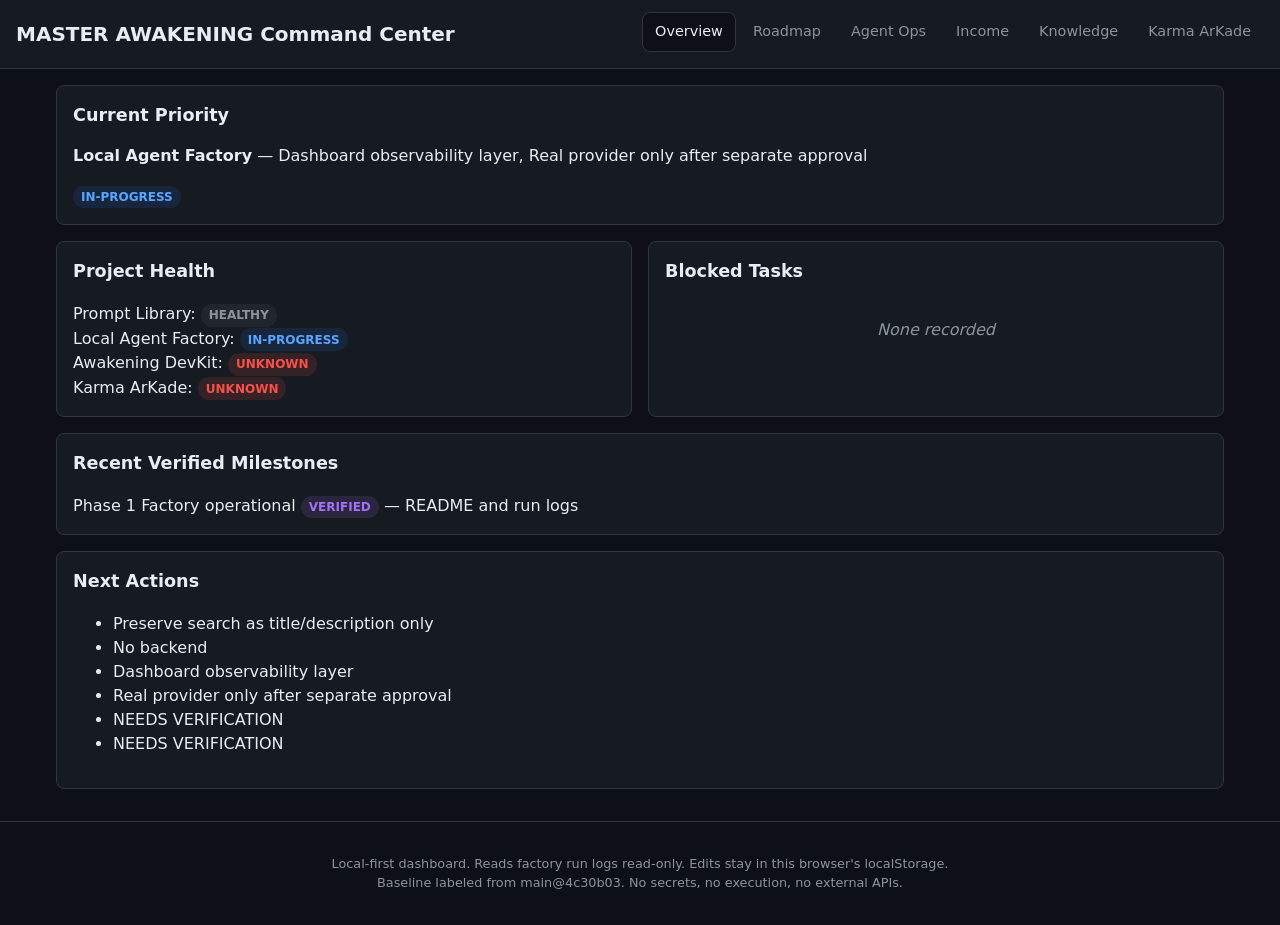
<file: dashboard/index.html>
<!DOCTYPE html>
<html lang="en">
<head>
  <meta charset="UTF-8">
  <meta name="viewport" content="width=device-width, initial-scale=1.0">
  <title>MASTER AWAKENING — Command Center</title>
  <link rel="stylesheet" href="styles.css">
</head>
<body>
  <header>
    <h1>MASTER AWAKENING Command Center</h1>
    <nav>
      <button data-section="overview" class="active" onclick="showSection('overview')">Overview</button>
      <button data-section="roadmap" onclick="showSection('roadmap')">Roadmap</button>
      <button data-section="agent-ops" onclick="showSection('agent-ops')">Agent Ops</button>
      <button data-section="income" onclick="showSection('income')">Income</button>
      <button data-section="knowledge" onclick="showSection('knowledge')">Knowledge</button>
      <button data-section="karma" onclick="showSection('karma')">Karma ArKade</button>
    </nav>
  </header>

  <main>
    <section id="overview" class="active"></section>
    <section id="roadmap"></section>
    <section id="agent-ops"></section>
    <section id="income"></section>
    <section id="knowledge"></section>
    <section id="karma"></section>

    <form id="task-form" style="display:none;" class="card">
      <h3>Edit Task</h3>
      <input type="hidden" id="task-id">
      <label>Title <input id="task-title" required></label><br>
      <label>Project <input id="task-project" required></label><br>
      <label>Status
        <select id="task-status">
          <option>planned</option>
          <option>in-progress</option>
          <option>blocked</option>
          <option>complete</option>
          <option>verified</option>
        </select>
      </label><br>
      <label>Evidence reference <input id="task-evidence"></label><br>
      <label>Notes <textarea id="task-notes"></textarea></label><br>
      <button type="submit" class="primary">Save</button>
      <button type="button" id="cancel-task">Cancel</button>
      <p class="empty">Verification status is set only when status is explicitly "verified". Marking complete does not auto-verify.</p>
    </form>
  </main>

  <footer>
    Local-first dashboard. Reads factory run logs read-only. Edits stay in this browser's localStorage.<br>
    Baseline labeled from main@4c30b03. No secrets, no execution, no external APIs.
  </footer>

  <script src="app.js"></script>
</body>
</html>
</file>
<file: dashboard/styles.css>
:root {
  --bg: #0d1117;
  --surface: #161b22;
  --border: #30363d;
  --text: #e6edf3;
  --muted: #8b949e;
  --accent: #58a6ff;
  --accent2: #3fb950;
  --warn: #d29922;
  --danger: #f85149;
  --verified: #a371f7;
  --radius: 8px;
  --space: 1rem;
}

* { box-sizing: border-box; }

html, body {
  margin: 0;
  width: 100%;
  max-width: 100%;
  overflow-x: hidden;
}

body {
  font-family: system-ui, -apple-system, Segoe UI, Roboto, sans-serif;
  background: var(--bg);
  color: var(--text);
  line-height: 1.5;
  font-size: 16px;
}

header {
  background: var(--surface);
  border-bottom: 1px solid var(--border);
  padding: 0.75rem 1rem;
  display: flex;
  justify-content: space-between;
  align-items: center;
  flex-wrap: wrap;
  gap: 0.5rem;
  width: 100%;
  max-width: 100%;
}

header h1 {
  margin: 0;
  font-size: 1.25rem;
  font-weight: 600;
  flex: 1 1 auto;
  min-width: 0;
}

nav {
  display: flex;
  gap: 0.25rem;
  overflow-x: auto;
  -webkit-overflow-scrolling: touch;
  padding-bottom: 0.25rem;
  width: 100%;
  max-width: 100%;
  flex: 1 1 100%;
}

nav button {
  background: transparent;
  color: var(--muted);
  border: 1px solid transparent;
  padding: 0.5rem 0.75rem;
  border-radius: var(--radius);
  cursor: pointer;
  white-space: nowrap;
  font-size: 0.9rem;
  flex: 0 0 auto;
}

nav button.active, nav button:hover {
  background: var(--bg);
  color: var(--text);
  border-color: var(--border);
}

main {
  padding: 1rem;
  max-width: 1200px;
  margin: 0 auto;
  width: 100%;
}

section {
  display: none;
}

section.active {
  display: block;
}

.card {
  background: var(--surface);
  border: 1px solid var(--border);
  border-radius: var(--radius);
  padding: 1rem;
  margin-bottom: 1rem;
  max-width: 100%;
  overflow-wrap: anywhere;
}

.card h2, .card h3 {
  margin-top: 0;
  font-size: 1.1rem;
}

.status {
  display: inline-block;
  padding: 0.15rem 0.5rem;
  border-radius: 999px;
  font-size: 0.75rem;
  font-weight: 600;
  text-transform: uppercase;
}

.status.planned { background: #21262d; color: var(--muted); }
.status.in-progress { background: #1f6feb22; color: var(--accent); }
.status.blocked { background: #d2992222; color: var(--warn); }
.status.complete { background: #23863622; color: var(--accent2); }
.status.verified { background: #a371f722; color: var(--verified); }
.status.unknown { background: #f8514922; color: var(--danger); }

.grid {
  display: grid;
  gap: 1rem;
}

@media (min-width: 800px) {
  .grid-2 { grid-template-columns: 1fr 1fr; }
  .grid-3 { grid-template-columns: repeat(3, 1fr); }
  nav { width: auto; flex: 0 1 auto; }
}

button, input, select, textarea {
  background: var(--bg);
  color: var(--text);
  border: 1px solid var(--border);
  border-radius: var(--radius);
  padding: 0.5rem;
  font: inherit;
  max-width: 100%;
}

button {
  cursor: pointer;
}

button.primary {
  background: var(--accent);
  color: #0d1117;
  border-color: var(--accent);
}

.empty {
  color: var(--muted);
  font-style: italic;
  padding: 1rem;
  text-align: center;
}

.task {
  border-left: 3px solid var(--border);
  padding-left: 0.75rem;
  margin-bottom: 0.75rem;
}

.task.verified { border-left-color: var(--verified); }
.task.in-progress { border-left-color: var(--accent); }
.task.blocked { border-left-color: var(--warn); }

.log {
  font-family: ui-monospace, monospace;
  font-size: 0.85rem;
  background: var(--bg);
  padding: 0.75rem;
  border-radius: var(--radius);
  overflow-x: auto;
  white-space: pre-wrap;
  max-width: 100%;
}

.badge.mock { background: #d2992222; color: var(--warn); }
.badge.live { background: #f8514922; color: var(--danger); }

footer {
  text-align: center;
  color: var(--muted);
  font-size: 0.8rem;
  padding: 2rem 1rem;
  border-top: 1px solid var(--border);
  max-width: 100%;
}

@media (max-width: 600px) {
  header {
    flex-direction: column;
    align-items: stretch;
  }
  header h1 {
    font-size: 1.1rem;
  }
  nav {
    justify-content: flex-start;
  }
}
</file>
